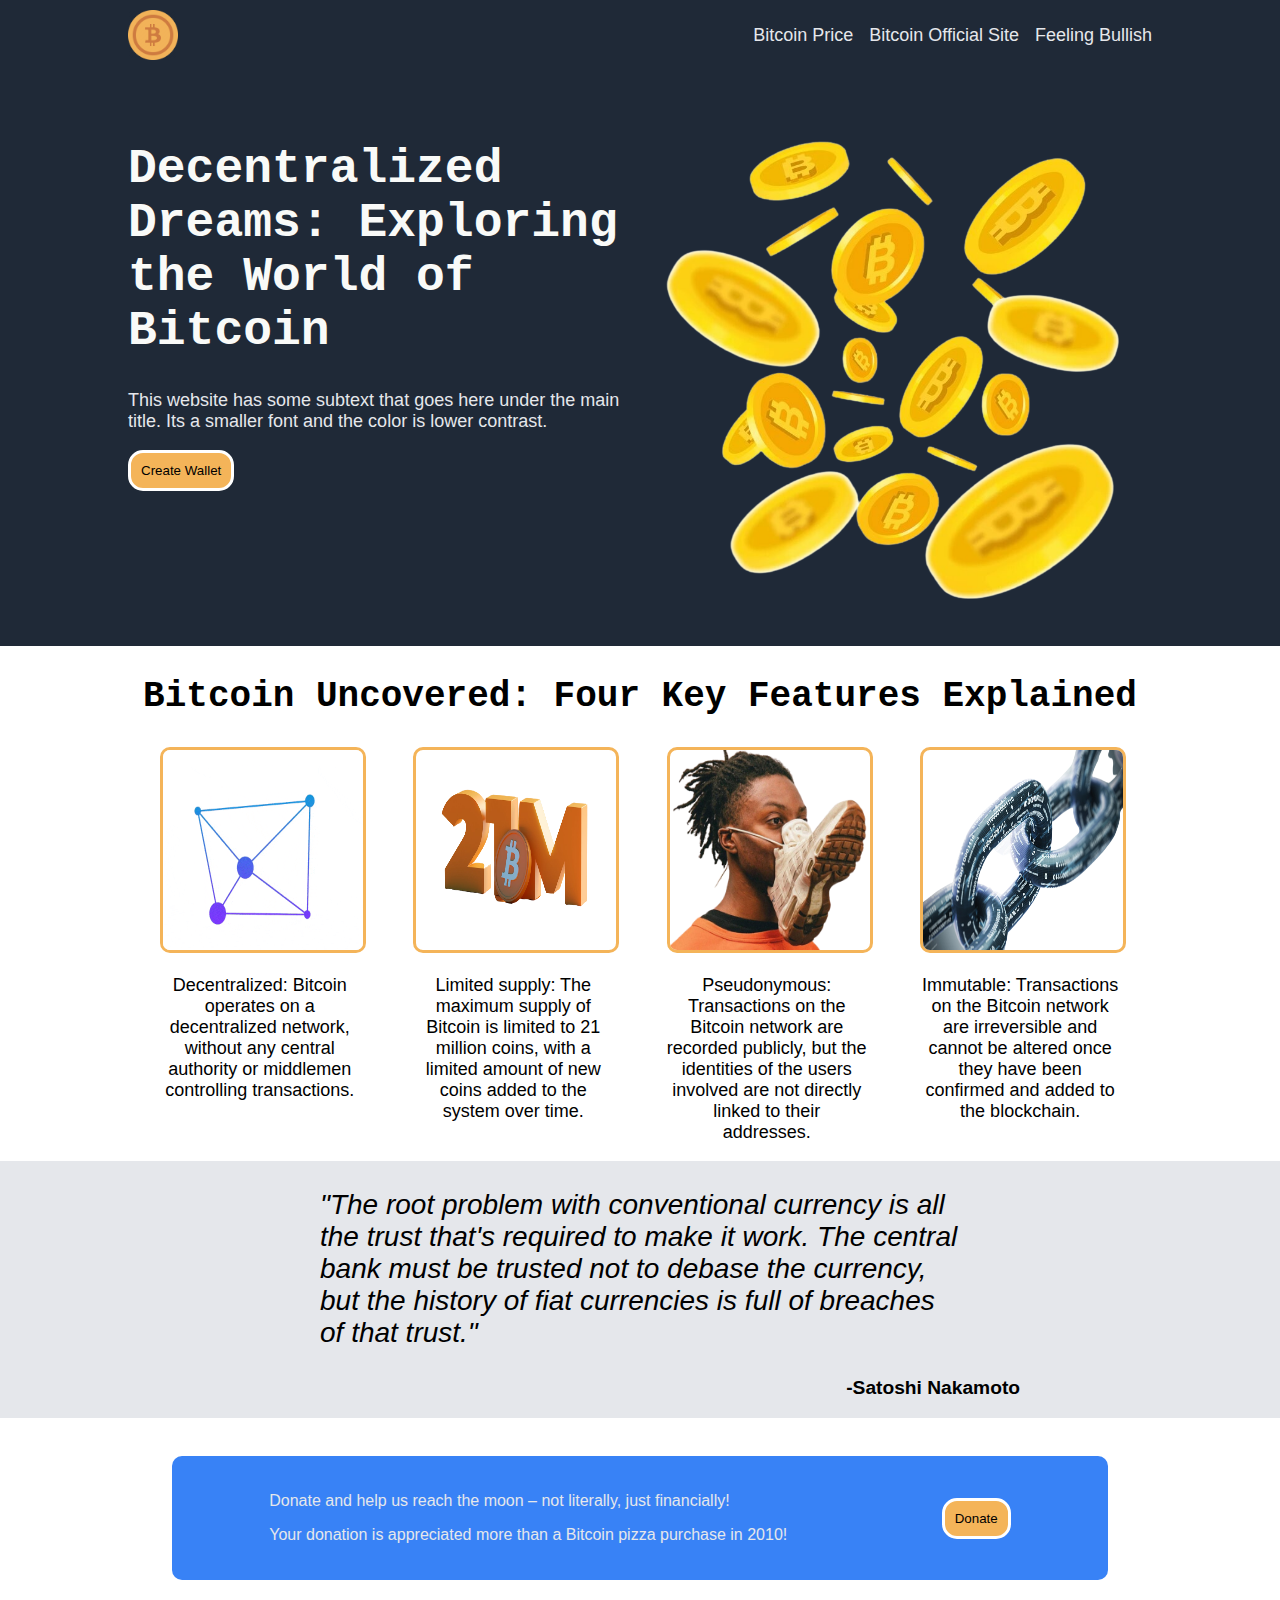
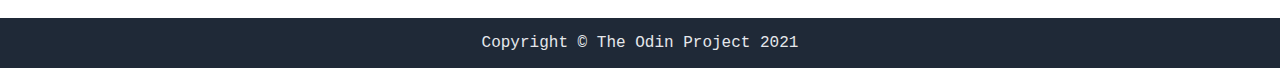
<file: index.html>
<!DOCTYPE html>
<!DOCTYPE html>
<html lang="en">
  <head>
    <meta charset="UTF-8" />
    <meta http-equiv="X-UA-Compatible" content="IE=edge" />
    <meta name="viewport" content="width=device-width, initial-scale=1.0" />
    <title>Document</title>
    <link rel="stylesheet" href="css/styles.css" />
  </head>
  <body>
    <div class="background-hero">
      <div class="hero">
        <div class="header-title">
          <img
            class="header-logo"
            src="img/btc-logo-cartoon.png"
            alt="bitcoin logo"
          />
          <ul>
            <li>
              <a
                href="https://www.bing.com/search?pglt=513&PC=U474&q=price+of+bitcoin&FORM=ANNTA1"
                target="_blank"
                rel="noopener"
                >Bitcoin Price</a
              >
            </li>
            <li>
              <a href="https://bitcoin.org/en/" target="_blank" rel="noopener"
                >Bitcoin Official Site</a
              >
            </li>
            <li>
              <a
                href="https://www.youtube.com/watch?v=YHjYt6Jm5j8"
                target="_blank"
                rel="noopener"
                >Feeling Bullish</a
              >
            </li>
          </ul>
        </div>

        <div class="hero-content">
          <div class="hero-main-text-container">
            <h1>Decentralized Dreams: Exploring the World of Bitcoin</h1>

            <p class="hero-secondary-text">
              This website has some subtext that goes here under the main title.
              Its a smaller font and the color is lower contrast.
            </p>
            <a
              href="https://www.bitaddress.org/bitaddress.org-v3.3.0-SHA256-dec17c07685e1870960903d8f58090475b25af946fe95a734f88408cef4aa194.html"
              target="_blank"
              rel="noopener"
            >
              <button>Create Wallet</button>
            </a>
          </div>
          <div class="hero-image-container">
            <img
              class="hero-image"
              src="img/bitcoins-falling.png"
              alt="image of physical bitcoin with stock candles graphics in background"
            />
          </div>
        </div>
      </div>
    </div>

    <div class="content-one">
      <h2>Bitcoin Uncovered: Four Key Features Explained</h2>

      <div class="four-squares-container">
        <div class="square">
          <img
            class="square-pic"
            src="img/decentral.gif"
            alt="image of many decentralized dots connected by lines"
          />
          <p>
            Decentralized: Bitcoin operates on a decentralized network, without
            any central authority or middlemen controlling transactions.
          </p>
        </div>

        <div class="square">
          <img
            class="square-pic"
            src="img/21million-btc.png"
            alt="image of bitcoin logo with the number 21 million in the background"
          />
          <p>
            Limited supply: The maximum supply of Bitcoin is limited to 21
            million coins, with a limited amount of new coins added to the
            system over time.
          </p>
        </div>

        <div class="square">
          <img
            class="square-pic"
            src="img/pseudonymous.png"
            alt="image of man using shoe as mask"
          />
          <p>
            Pseudonymous: Transactions on the Bitcoin network are recorded
            publicly, but the identities of the users involved are not directly
            linked to their addresses.
          </p>
        </div>

        <div class="square">
          <img
            class="square-pic"
            src="img/digital-chain.png"
            alt="image of digital chain"
          />
          <p>
            Immutable: Transactions on the Bitcoin network are irreversible and
            cannot be altered once they have been confirmed and added to the
            blockchain.
          </p>
        </div>
      </div>
    </div>

    <div class="content-two-background">
      <div class="content-two">
        <p class="quote">
          "The root problem with conventional currency is all the trust that's
          required to make it work. The central bank must be trusted not to
          debase the currency, but the history of fiat currencies is full of
          breaches of that trust."
        </p>
        <p class="quoter">-Satoshi Nakamoto</p>
      </div>
    </div>

    <div class="content-three">
      <div class="content-container">
        <div class="left-text">
          <p>
            Donate and help us reach the moon – not literally, just financially!
          </p>
          <p>
            Your donation is appreciated more than a Bitcoin pizza purchase in
            2010!
          </p>
        </div>

        <div class="right-button">
          <a href="/pages/mywallet.html" target="_blank" rel="noopener">
            <button>Donate</button>
          </a>
        </div>
      </div>
    </div>

    <div class="footer">
      <p class="copyright">Copyright © The Odin Project 2021</p>
    </div>
  </body>
</html>
</file>
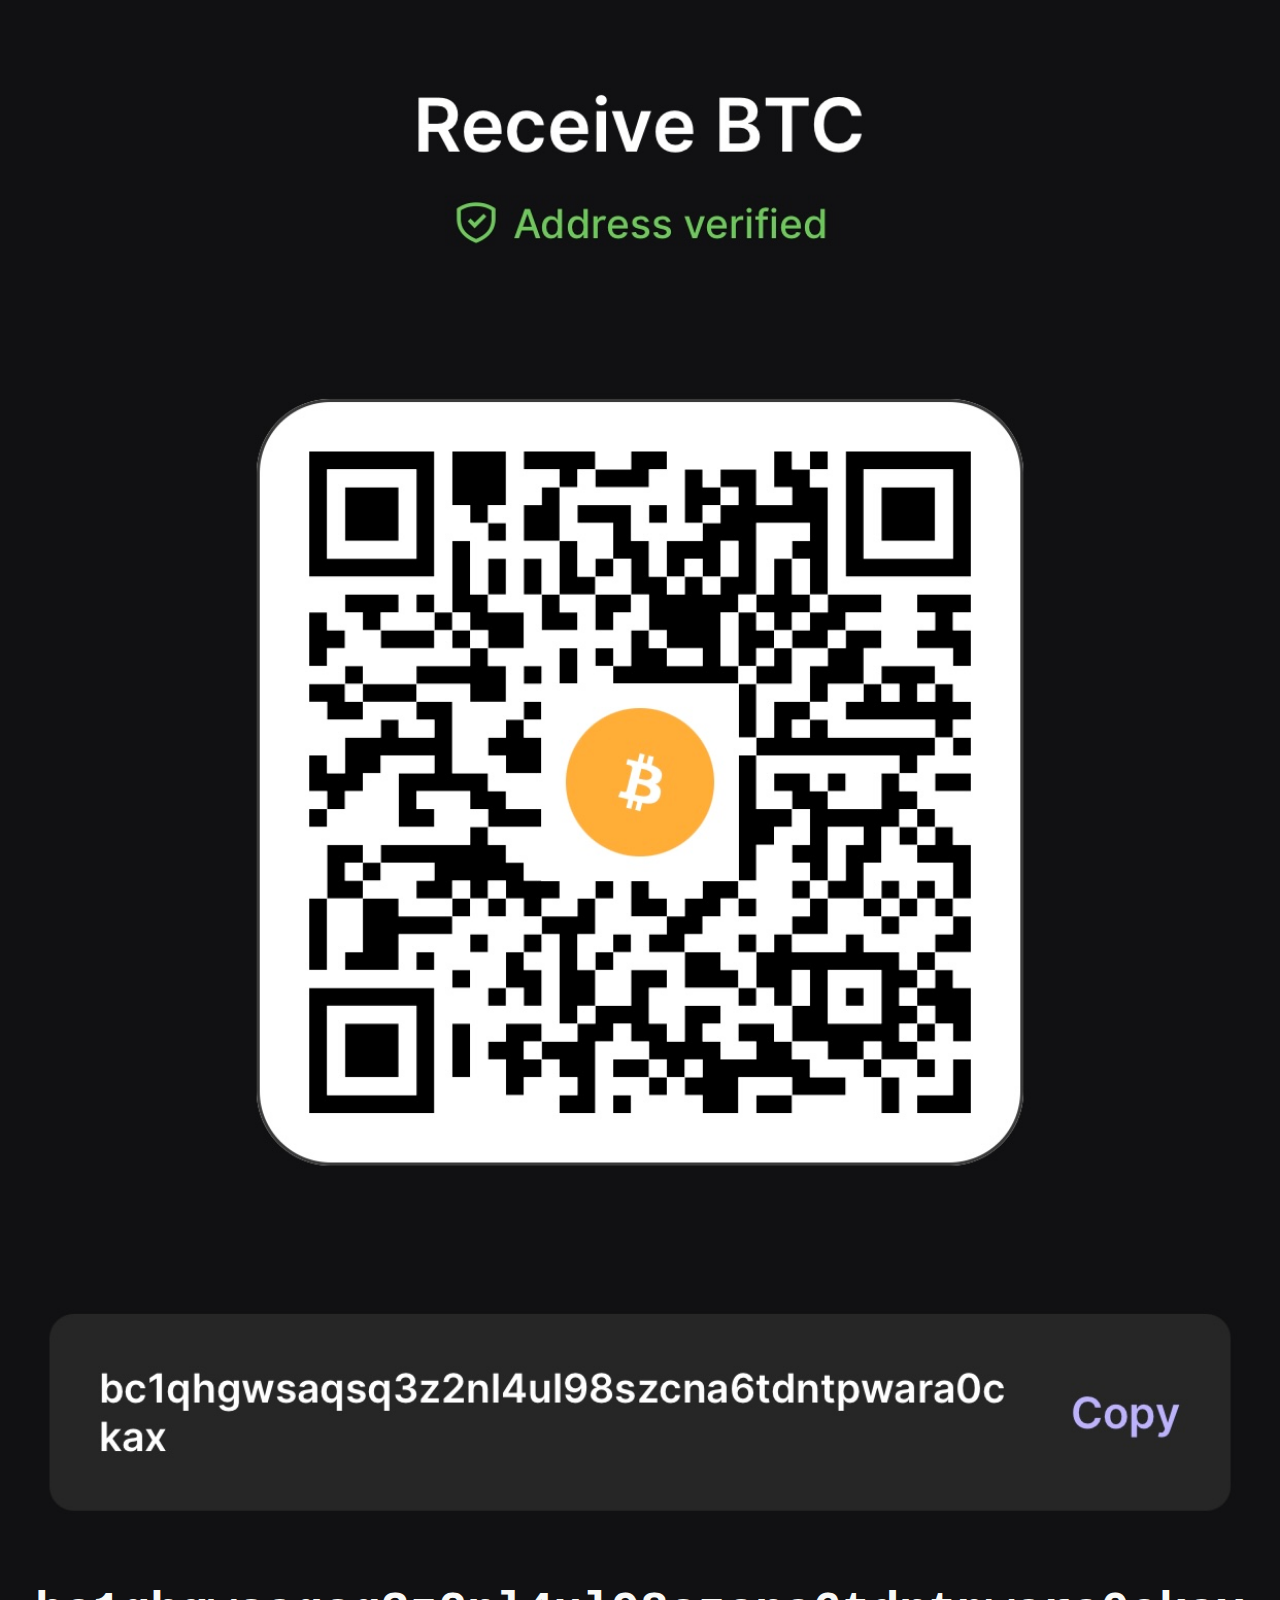
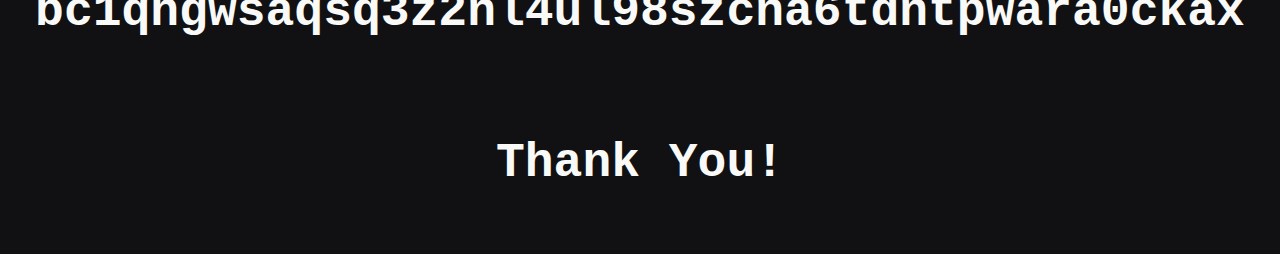
<file: pages/mywallet.html>
<!DOCTYPE html>
<html lang="en">
  <head>
    <meta charset="UTF-8" />
    <meta http-equiv="X-UA-Compatible" content="IE=edge" />
    <meta name="viewport" content="width=device-width, initial-scale=1.0" />
    <title>Document</title>
    <link rel="stylesheet" href="/css/styles.css" />
  </head>
  <body class="mywallet-background">
    <img class="mywallet" src="/img/btc-wallet-address.jpg" alt="" />
    <h1>bc1qhgwsaqsq3z2nl4ul98szcna6tdntpwara0ckax</h1>
    <h1>Thank You!</h1>
  </body>
</html>
</file>
<file: css/styles.css>
body {
  display: flex;
  flex-direction: column;
  margin: 0px;
  padding: 0px;
  box-sizing: border-box;
  font-family: Arial, Helvetica, sans-serif;
}

.background-hero {
  background-color: #1f2937;
}

.hero {
  padding-left: 10%;
  padding-right: 10%;
  padding-bottom: 20px;
}

.header-title {
  display: flex;
  justify-content: space-between;
  align-items: center;
  margin-bottom: 50px;
  padding-top: 10px;
}

.header-logo {
  height: 50px;
}

ul {
  display: flex;
  padding: 0px;
  margin: 0px;
  list-style: none;
  gap: 16px;
}

a {
  text-decoration: none;
  color: #e5e7eb;
  font-size: 18px;
}

.hero-content {
  display: flex;
  justify-content: space-between;
  flex-wrap: wrap;
}

.hero-main-text-container,
.hero-image-container {
  flex: 1;
  min-width: 300px;
}

h1 {
  font-size: 48px;
  font-weight: 800;
  color: #f9faf8;
  font-family: "Courier New", Courier, monospace;
}

.hero-secondary-text {
  color: #e5e7eb;
  font-size: 18px;
}

button {
  background-color: #f4b459;
  padding: 10px;
  border-radius: 15px;
  border: solid white 3px;
}

.hero-image {
  width: 100%;
}

.content-one {
  margin-left: auto;
  margin-right: auto;
}

h2 {
  text-align: center;
  margin-top: 30px;
  font-family: "Courier New", Courier, monospace;
  font-size: 36px;
}

.four-squares-container {
  display: flex;
  justify-content: space-around;
  flex-wrap: wrap;
  row-gap: 20px;
  column-gap: 20px;
}

.square {
  justify-content: center;
  width: 200px;
  text-align: center;
}

.square-pic {
  border: 3px solid #f4b459;
  border-radius: 10px;
  width: 200px;
  height: 200px;
}

.square p {
  font-size: large;
}

.content-two-background {
  background-color: #e5e7eb;
  display: flex;
}

.content-two {
  margin-left: auto;
  margin-right: auto;
}

.content-two p {
  max-width: 800px;
}

.content-three {
  display: flex;
  min-height: 200px;
}

.content-container {
  display: flex;
  justify-content: space-around;
  width: 70vw;
  margin: auto;
  background-color: #3882f6;
  border-radius: 10px;
  padding: 20px;
  align-items: center;
}

.left-text {
  color: #e5e7eb;
}

.quote {
  font-style: italic;
  padding-left: 10%;
  padding-right: 10%;
  font-size: 28px;
}

.quoter {
  display: flex;
  justify-content: right;
  margin-right: 20px;
  font-size: larger;
  font-weight: 900;
}

.footer {
  display: flex;
  justify-content: center;
  background-color: #1f2937;
  color: #e5e7eb;
}

.copyright {
  font-family: "Courier New", Courier, monospace;
}

.mywallet-background {
  background-color: #111113;
  margin-top: 5%;
}

.mywallet-background h1 {
  text-align: center;
  margin-bottom: 5%;
}
</file>
